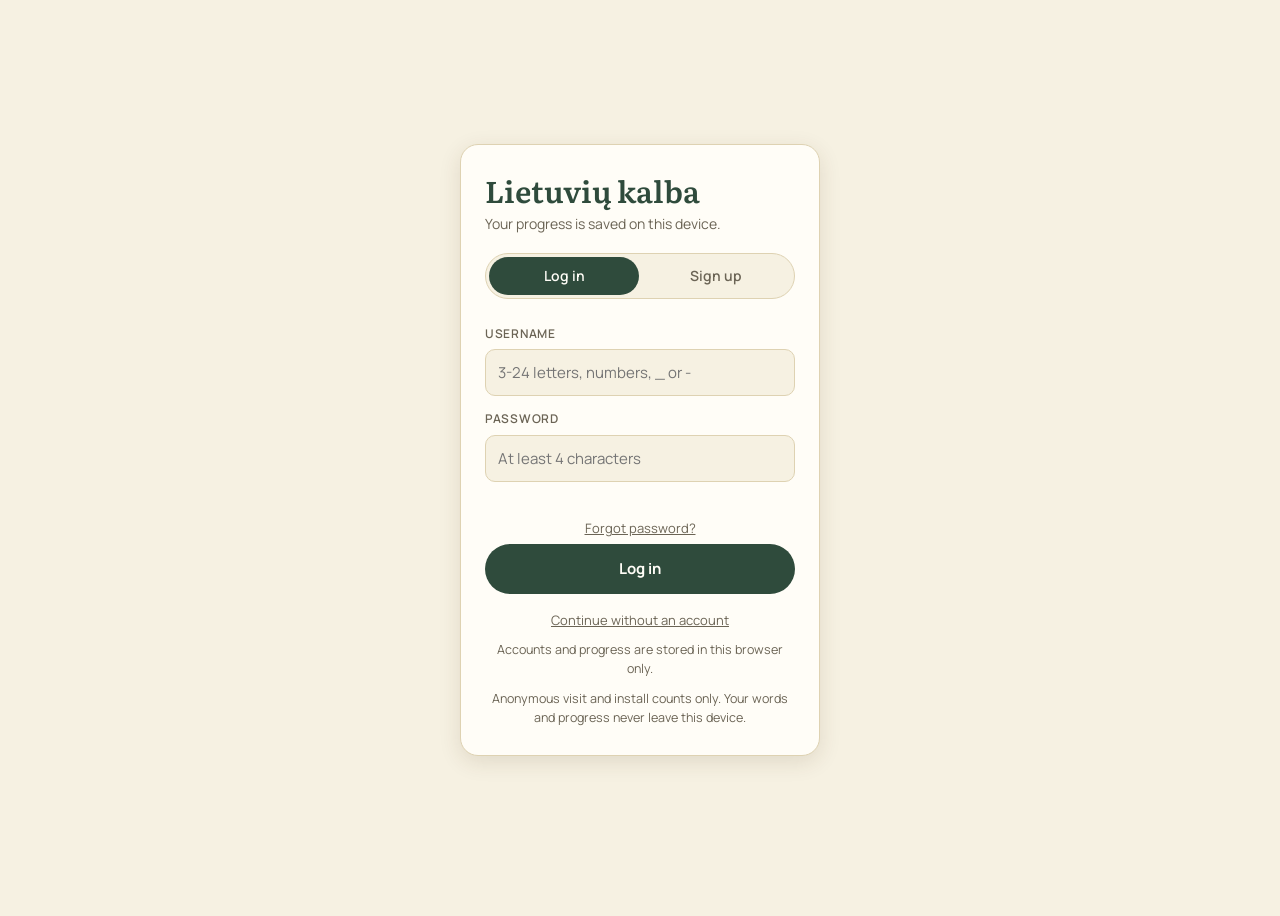
<file: index.html>
<!doctype html>
<html lang="en">
<head>
<meta charset="utf-8">
<meta name="viewport" content="width=device-width,initial-scale=1">
<title>Lietuvių kalba</title>
<link rel="stylesheet" href="style.css">
<link rel="manifest" href="manifest.json">
<meta name="theme-color" content="#2F4B3C">
<link rel="apple-touch-icon" href="images/icon-192.png">
</head>
<body>
<div id="install"></div>
<div id="auth" hidden>
  <div class="auth-card">
    <h1>Lietuvių kalba</h1>
    <p class="sub">Your progress is saved on this device.</p>
    <div class="pills" role="tablist"><button type="button" id="tab-login" class="on" data-act="authtab" data-v="login">Log in</button><button type="button" id="tab-signup" data-act="authtab" data-v="signup">Sign up</button></div>
    <form id="authform" autocomplete="on">
      <div id="au-accounts" hidden>
        <label for="au-pick">Accounts on this device</label>
        <select id="au-pick"></select>
      </div>
      <label for="au-user">Username</label>
      <input id="au-user" name="username" autocomplete="username" placeholder="3-24 letters, numbers, _ or -">
      <label for="au-pass">Password</label>
      <input id="au-pass" name="password" type="password" autocomplete="current-password" placeholder="At least 4 characters">
      <div class="err" id="au-err" role="alert"></div>
      <button type="button" class="linkbtn" id="au-forgot" data-act="forgot">Forgot password?</button>
      <button class="btn green full" id="au-submit" type="button">Log in</button>
    </form>
    <button type="button" class="linkbtn skip" data-act="guest">Continue without an account</button>
    <div class="note" id="au-note">Accounts and progress are stored in this browser only.</div>
    <div class="note" id="au-stats" hidden>Anonymous visit and install counts only. Your words and progress never leave this device.</div>
  </div>
</div>

<div class="wrap" id="app" hidden>
  <header>
    <div><h1>Lietuvių kalba</h1><p>Beginner vocabulary, learned one card at a time.</p></div>
    <div class="stat"><b id="stat-n" class="serif"></b><span id="stat-c"></span></div>
  </header>
  <div id="offer"></div>
  <div class="goal" id="goal"></div>
  <div class="toolbar"><nav class="tabs" id="tabs"></nav></div>
  <div class="topbar"><button type="button" id="topicbtn" class="topicbtn" data-act="topic" aria-expanded="false"></button><button type="button" id="searchbtn" class="iconbtn" data-act="searchtoggle" aria-label="Search" aria-expanded="false"><svg viewBox="0 0 24 24" width="18" height="18" fill="none" stroke="currentColor" stroke-width="2.2" stroke-linecap="round" aria-hidden="true"><circle cx="11" cy="11" r="6.5"/><path d="M16 16l4.5 4.5"/></svg></button></div>
  <input id="search" class="search" type="search" placeholder="Search words and sentences" autocomplete="off" aria-label="Search words and sentences" hidden>
  <div class="tiers" id="topicpanel" hidden>
    <div class="tierrow" id="row1"><span class="tierlabel">Category</span><div class="chips" id="chips"></div></div>
    <div class="tierrow" id="row2"><span class="tierlabel">Subcategory</span><div class="chips" id="chips2"></div></div>
    <div class="tierrow" id="row3"><span class="tierlabel">Filter</span><div class="chips" id="chips3"></div></div>
  </div>
  <div class="bar"><i id="barfill"></i></div>
  <main id="stage"></main>
  <footer>
    <div id="sync"></div>
    <div id="syncnote" aria-live="polite"></div>
    <div id="prefs"></div>
    <div id="voicenote"></div>
    <div id="reset"></div>
    <div id="backup"></div>
  </footer>
</div>
<script src="app.js"></script>
<script>
(function(){
  if(!("serviceWorker" in navigator) || !location.protocol.startsWith("http")) return;
  var hadController = !!navigator.serviceWorker.controller, shown = false;
  function banner(){
    if(shown) return; shown = true;
    var d = document.createElement("div"); d.className = "updatebar"; d.setAttribute("role", "status");
    d.innerHTML = '<span>A new version is ready.</span><button type="button" class="btn green" id="upgo">Refresh</button><button type="button" class="linkbtn" id="uplater">Later</button>';
    document.body.appendChild(d);
    document.getElementById("upgo").onclick = function(){ location.reload(); };
    document.getElementById("uplater").onclick = function(){ d.remove(); };
  }
  navigator.serviceWorker.addEventListener("controllerchange", function(){ if(hadController) banner(); });
  navigator.serviceWorker.register("sw.js").then(function(reg){
    function check(){ try{ reg.update().catch(function(){}); }catch(e){} }
    document.addEventListener("visibilitychange", function(){ if(!document.hidden) check(); });
    setInterval(check, 30 * 60 * 1000);
    if(reg.waiting && navigator.serviceWorker.controller) banner();
  }).catch(function(){});
})();
</script>
</body>
</html>
</file>
<file: style.css>
@font-face{font-family:'Literata';font-style:normal;font-weight:200 900;font-display:swap;src:url(fonts/literata-latin-wght-normal.woff2) format('woff2');unicode-range:U+0000-00FF,U+0131,U+0152-0153,U+02BB-02BC,U+02C6,U+02DA,U+02DC,U+0304,U+0308,U+0329,U+2000-206F,U+20AC,U+2122,U+2191,U+2193,U+2212,U+2215,U+FEFF,U+FFFD}
@font-face{font-family:'Literata';font-style:normal;font-weight:200 900;font-display:swap;src:url(fonts/literata-latin-ext-wght-normal.woff2) format('woff2');unicode-range:U+0100-02BA,U+02BD-02C5,U+02C7-02CC,U+02CE-02D7,U+02DD-02FF,U+0304,U+0308,U+0329,U+1D00-1DBF,U+1E00-1E9F,U+1EF2-1EFF,U+2020,U+20A0-20AB,U+20AD-20C0,U+2113,U+2C60-2C7F,U+A720-A7FF}
@font-face{font-family:'Literata';font-style:italic;font-weight:200 900;font-display:swap;src:url(fonts/literata-latin-wght-italic.woff2) format('woff2');unicode-range:U+0000-00FF,U+0131,U+0152-0153,U+02BB-02BC,U+02C6,U+02DA,U+02DC,U+0304,U+0308,U+0329,U+2000-206F,U+20AC,U+2122,U+2191,U+2193,U+2212,U+2215,U+FEFF,U+FFFD}
@font-face{font-family:'Literata';font-style:italic;font-weight:200 900;font-display:swap;src:url(fonts/literata-latin-ext-wght-italic.woff2) format('woff2');unicode-range:U+0100-02BA,U+02BD-02C5,U+02C7-02CC,U+02CE-02D7,U+02DD-02FF,U+0304,U+0308,U+0329,U+1D00-1DBF,U+1E00-1E9F,U+1EF2-1EFF,U+2020,U+20A0-20AB,U+20AD-20C0,U+2113,U+2C60-2C7F,U+A720-A7FF}
@font-face{font-family:'Manrope';font-style:normal;font-weight:200 900;font-display:swap;src:url(fonts/manrope-latin-wght-normal.woff2) format('woff2');unicode-range:U+0000-00FF,U+0131,U+0152-0153,U+02BB-02BC,U+02C6,U+02DA,U+02DC,U+0304,U+0308,U+0329,U+2000-206F,U+20AC,U+2122,U+2191,U+2193,U+2212,U+2215,U+FEFF,U+FFFD}
@font-face{font-family:'Manrope';font-style:normal;font-weight:200 900;font-display:swap;src:url(fonts/manrope-latin-ext-wght-normal.woff2) format('woff2');unicode-range:U+0100-02BA,U+02BD-02C5,U+02C7-02CC,U+02CE-02D7,U+02DD-02FF,U+0304,U+0308,U+0329,U+1D00-1DBF,U+1E00-1E9F,U+1EF2-1EFF,U+2020,U+20A0-20AB,U+20AD-20C0,U+2113,U+2C60-2C7F,U+A720-A7FF}
:root{
  --paper:#F6F1E2; --raised:#FFFDF7; --ink:#26231A; --soft:#6B6455;
  --forest:#2F4B3C; --on-forest:#FFFDF7; --amber:#D9A441; --on-amber:#26231A;
  --brick:#A64B3B; --line:#DED2B2; --shadow:0 6px 22px rgba(70,50,20,.12);
  --serif:'Literata',Georgia,'Times New Roman',serif;
  --sans:'Manrope',system-ui,-apple-system,'Segoe UI',sans-serif;
}
@media (prefers-color-scheme: dark){:root:not([data-theme="light"]){
  --paper:#1C201B; --raised:#262B24; --ink:#EFE9D8; --soft:#A9A894;
  --forest:#6E9C82; --on-forest:#14201A; --amber:#E3B45C; --on-amber:#1C1A12;
  --brick:#D4806F; --line:#3B4337; --shadow:0 6px 22px rgba(0,0,0,.4); color-scheme:dark}}
:root[data-theme="dark"]{
  --paper:#1C201B; --raised:#262B24; --ink:#EFE9D8; --soft:#A9A894;
  --forest:#6E9C82; --on-forest:#14201A; --amber:#E3B45C; --on-amber:#1C1A12;
  --brick:#D4806F; --line:#3B4337; --shadow:0 6px 22px rgba(0,0,0,.4); color-scheme:dark}
*{box-sizing:border-box}
[hidden]{display:none!important}
body{background:var(--paper);color:var(--ink);font:15px/1.55 var(--sans);padding-inline:20px;padding-block:24px 40px;min-height:100vh}
button{font:inherit;color:inherit;cursor:pointer}
button:focus-visible,input:focus-visible,.flip:focus-visible,a:focus-visible{outline:2px solid var(--amber);outline-offset:2px}
.serif{font-family:var(--serif)}
.wrap{max-width:980px;margin:0 auto}
#auth{position:fixed;inset:0;z-index:10;background:var(--paper);display:flex;align-items:center;justify-content:center;padding:20px;overflow:auto}
.auth-card{width:100%;max-width:360px;background:var(--raised);border:1px solid var(--line);border-radius:18px;box-shadow:var(--shadow);padding:28px 24px}
.auth-card h1{font:600 30px/1.15 var(--serif);color:var(--forest);margin:0 0 6px}
.auth-card p.sub{margin:0 0 18px;color:var(--soft);font-size:14px}
.pills{display:flex;background:var(--paper);border:1px solid var(--line);border-radius:999px;padding:3px;gap:2px}
.pills button{flex:1;border:0;background:transparent;border-radius:999px;padding:8px 14px;font-weight:600;font-size:14px;color:var(--soft)}
.pills button.on{background:var(--forest);color:var(--on-forest)}
.auth-card form{display:flex;flex-direction:column;gap:6px;margin-top:18px}
.auth-card label{font-size:12px;font-weight:600;letter-spacing:.06em;text-transform:uppercase;color:var(--soft);margin-top:8px}
.auth-card input{width:100%;padding:11px 12px;border:1px solid var(--line);border-radius:10px;background:var(--paper);color:var(--ink);font:inherit}
.err{color:var(--brick);font-size:13px;min-height:18px;margin-top:6px}
.btn{border:2px solid transparent;border-radius:999px;padding:11px 24px;font-weight:700;font-size:15px}
.btn.green{background:var(--forest);color:var(--on-forest)}
.btn.amber{background:var(--amber);color:var(--on-amber)}
.btn.red{background:transparent;border-color:var(--brick);color:var(--brick)}
.btn.full{width:100%}
.linkbtn{background:none;border:0;padding:0;color:var(--soft);text-decoration:underline;font-size:13px}
.auth-card .skip{display:block;margin:16px auto 0}
.note{color:var(--soft);font-size:12.5px;text-align:center;margin-top:10px;min-height:18px}
header{display:flex;justify-content:space-between;align-items:flex-end;gap:16px;flex-wrap:wrap;margin-bottom:22px}
header h1{font:600 clamp(28px,5vw,40px)/1.1 var(--serif);color:var(--forest);margin:0}
header p{margin:4px 0 0;color:var(--soft)}
.stat{text-align:right;margin-left:auto}
.stat b{display:block;font:600 32px/1 var(--serif);font-variant-numeric:tabular-nums}
.stat span{font-size:12px;color:var(--soft);letter-spacing:.06em;text-transform:uppercase}
.tabs{display:inline-flex;max-width:100%;background:var(--raised);border:1px solid var(--line);border-radius:999px;padding:4px;gap:2px;margin-bottom:16px}
.tabs button{border:0;background:transparent;border-radius:999px;padding:9px 18px;font-weight:600;color:var(--soft);white-space:nowrap}
.tabs button.on{background:var(--forest);color:var(--on-forest)}
.chips{display:flex;gap:8px;overflow-x:auto;padding:2px 0 10px;scrollbar-width:thin}
.chip{flex:none;border:1px solid var(--line);background:var(--raised);border-radius:999px;padding:7px 14px;font-size:13.5px;font-weight:600;white-space:nowrap}
.chip small{font-weight:500;color:var(--soft);margin-left:6px;font-variant-numeric:tabular-nums}
.chip.on{background:var(--forest);border-color:var(--forest);color:var(--on-forest)}
.chip.on small{color:inherit;opacity:.85}
.bar{height:4px;background:var(--line);border-radius:4px;overflow:hidden;margin-bottom:26px}
.bar i{display:block;height:100%;background:var(--amber);width:0;transition:width .4s}
#stage{min-height:420px;display:flex;flex-direction:column;align-items:center;gap:20px}
.tag{font-size:11px;font-weight:700;letter-spacing:.12em;text-transform:uppercase;color:var(--soft)}
.badge{font-size:12px;font-weight:600;border:1px solid var(--line);border-radius:999px;padding:2px 10px;color:var(--soft);background:var(--paper);font-variant-numeric:tabular-nums}
.flipwrap{perspective:1200px;width:min(480px,100%);height:300px}
.flip{position:relative;width:100%;height:100%;transition:transform .5s;transform-style:preserve-3d;cursor:pointer}
.flip.flipped{transform:rotateY(180deg)}
.face,.scard{background:var(--raised);border:1px solid var(--line);border-radius:20px;box-shadow:var(--shadow)}
.face{position:absolute;inset:0;backface-visibility:hidden;-webkit-backface-visibility:hidden;display:flex;flex-direction:column;align-items:center;justify-content:center;padding:44px 22px 20px;text-align:center;overflow:auto;gap:8px}
.face.back{transform:rotateY(180deg)}
.face .top,.scard .top{position:absolute;top:14px;left:18px;right:18px;display:flex;justify-content:space-between;align-items:center}
.big{font:500 clamp(28px,6vw,38px)/1.2 var(--serif);overflow-wrap:anywhere;text-wrap:balance}
.pron{color:var(--soft);font-size:15px}
.hint{color:var(--soft);font-size:13px}
.actions{display:flex;gap:12px;flex-wrap:wrap;justify-content:center;opacity:0;transform:translateY(8px);pointer-events:none;transition:opacity .3s,transform .3s}
.actions.show{opacity:1;transform:none;pointer-events:auto}
.scard{width:min(560px,100%);padding:50px 24px 24px;position:relative;text-align:center;display:flex;flex-direction:column;align-items:center;gap:12px}
.scard .big.sent{font-size:clamp(24px,5vw,32px)}
.blank{display:inline-block;min-width:90px;border-bottom:2px dashed var(--soft);line-height:1}
.fill{color:var(--forest);font-weight:600}
.snote{font-style:italic;color:var(--soft);font-size:14px}
.dots{display:flex;gap:6px}.dots i{width:10px;height:10px;border-radius:50%;border:1.5px solid var(--line);background:transparent}
.dots i.on{background:var(--forest);border-color:var(--forest)}.dots i.on:nth-child(3){background:var(--amber);border-color:var(--amber)}
.tinput{width:min(320px,100%);font:500 26px var(--serif);text-align:center;padding:10px;border:2px solid var(--line);border-radius:12px;background:var(--paper);color:var(--ink)}
.tinput.ok{border-color:var(--forest)}.tinput.no{border-color:var(--brick)}
.fb{font-size:15px;min-height:22px}.fb.ok{color:var(--forest)}.fb.no{color:var(--brick)}
.bd{display:flex;flex-direction:column;gap:4px;width:min(300px,100%);margin-top:6px}
.bd div{display:flex;justify-content:space-between;gap:12px;border:1px solid var(--line);border-radius:8px;padding:3px 10px;font-size:13px;background:var(--paper)}
.bd span:last-child{color:var(--soft)}
.opts{display:grid;grid-template-columns:1fr 1fr;gap:12px;width:min(560px,100%)}
.opt{border:2px solid var(--line);background:var(--raised);border-radius:14px;padding:16px 12px;font:500 19px var(--serif);min-height:64px;overflow-wrap:anywhere}
.opt:not(:disabled):hover{border-color:var(--amber)}
.opt.right{border-color:var(--forest);background:color-mix(in srgb,var(--forest) 16%,var(--raised))}
.opt.wrong{border-color:var(--brick);background:color-mix(in srgb,var(--brick) 14%,var(--raised))}
.opt:disabled{cursor:default;color:var(--ink)}
.done{text-align:center;padding:50px 10px;display:flex;flex-direction:column;align-items:center;gap:10px}
.done .ic{font-size:54px}.done h2{font:600 30px var(--serif);margin:0}.done p{margin:0 0 10px;color:var(--soft);max-width:380px}
.timer{font:600 44px var(--serif);font-variant-numeric:tabular-nums}
.mgrid{display:grid;grid-template-columns:1fr 1fr;gap:12px 20px;width:min(560px,100%)}
.mcol{display:flex;flex-direction:column;gap:12px;min-width:0}
.mbtn{border:2px solid var(--line);background:var(--raised);border-radius:12px;padding:14px 8px;font:500 17px var(--serif);min-height:60px;overflow-wrap:anywhere}
.mbtn.sel{border-color:var(--amber);background:color-mix(in srgb,var(--amber) 28%,var(--raised))}
.mbtn.ok{background:var(--forest);border-color:var(--forest);color:var(--on-forest);opacity:.55}
.mbtn.bad{border-color:var(--brick);background:color-mix(in srgb,var(--brick) 25%,var(--raised))}
footer{margin-top:44px;text-align:center;color:var(--soft);font-size:13px;display:flex;flex-direction:column;gap:6px;align-items:center}
footer a,footer .linkbtn{color:var(--soft)}
.rrow{display:flex;gap:10px;align-items:center;flex-wrap:wrap;justify-content:center}
.rrow .btn{padding:6px 16px;font-size:13px}

.toolbar{display:flex;gap:12px;align-items:center;flex-wrap:wrap;margin-bottom:16px}
.toolbar .tabs{margin:0;overflow-x:auto;max-width:100%;scrollbar-width:none}
.toolbar .tabs::-webkit-scrollbar{display:none}
.search{flex:1 1 200px;min-width:0;padding:10px 14px;border:1px solid var(--line);border-radius:999px;background:var(--raised);color:var(--ink);font:inherit}
.goal{display:flex;align-items:center;gap:12px;flex-wrap:wrap;margin:-8px 0 18px;font-size:13px;color:var(--soft)}
.goal .gbar{flex:0 1 180px;width:180px;height:6px;border-radius:6px;background:var(--line);overflow:hidden}
.goal .gbar i{display:block;height:100%;background:var(--forest);transition:width .4s}
.goal .gbar.met i{background:var(--amber)}
.goal b{font-weight:700;color:var(--ink);font-variant-numeric:tabular-nums}
.spk{display:inline-flex;align-items:center;justify-content:center;width:34px;height:34px;border-radius:50%;border:1px solid var(--line);background:var(--paper);color:var(--forest);padding:0;flex:none}
.spk:hover{border-color:var(--forest)}
.spk svg{width:18px;height:18px;fill:currentColor}
.spk.lg{width:84px;height:84px;border:2px solid var(--forest);background:var(--raised)}
.spk.lg svg{width:40px;height:40px}
.dia{display:flex;gap:6px;flex-wrap:wrap;justify-content:center}
.dia button{min-width:36px;height:36px;border:1px solid var(--line);background:var(--paper);border-radius:8px;font:500 18px var(--serif)}
.dia button:hover{border-color:var(--amber)}
.row{display:flex;align-items:center;gap:10px;justify-content:center;flex-wrap:wrap}
.tiles{display:flex;flex-wrap:wrap;gap:8px;justify-content:center;width:min(560px,100%)}
.tile{border:2px solid var(--line);background:var(--raised);border-radius:10px;padding:8px 14px;font:500 18px var(--serif);min-height:44px}
.tile:hover:not(:disabled){border-color:var(--amber)}
.tile:disabled{cursor:default;color:var(--ink)}
.ansline{display:flex;flex-wrap:wrap;gap:8px;justify-content:center;width:min(560px,100%);min-height:62px;padding:8px;border-bottom:2px dashed var(--soft)}
.ansline .tile{background:var(--paper)}
.ansline.ok .tile{border-color:var(--forest)}
.ansline.no .tile{border-color:var(--brick)}
.results{width:min(640px,100%);display:flex;flex-direction:column;gap:8px}
.res{display:flex;gap:12px;align-items:center;background:var(--raised);border:1px solid var(--line);border-radius:12px;padding:10px 14px}
.res .tx{flex:1;min-width:0}
.res .lt{font:500 18px var(--serif);overflow-wrap:anywhere}
.res .en{color:var(--soft);font-size:14px;overflow-wrap:anywhere}
.res .meta{font-size:11px;font-weight:700;letter-spacing:.1em;text-transform:uppercase;color:var(--soft)}
.sub2{color:var(--soft);font-size:13px;text-align:center;max-width:440px}
.prefrow{display:flex;gap:14px;align-items:center;justify-content:center;flex-wrap:wrap}
.prefrow label{display:inline-flex;gap:6px;align-items:center;cursor:pointer}
.bkpanel{display:flex;flex-direction:column;gap:8px;width:min(520px,100%)}
.bkpanel textarea{width:100%;min-height:90px;border:1px solid var(--line);border-radius:10px;background:var(--raised);color:var(--ink);font:12px/1.4 ui-monospace,Menlo,monospace;padding:8px}
.opt .sm{display:block;font:500 13px var(--sans);color:var(--soft);margin-top:2px}
.ctr{text-align:center}

.tiers{display:flex;flex-direction:column;margin-bottom:4px}
.tierrow{display:flex;align-items:center;gap:12px}
.tierlabel{flex:none;width:84px;font-size:10.5px;font-weight:700;letter-spacing:.1em;text-transform:uppercase;color:var(--soft)}
.tierrow .chips{flex:1;min-width:0;padding:2px 0 8px;position:relative}
#chips .chip{font-size:14.5px;padding:8px 16px}
#chips2 .chip{font-size:13px;padding:6px 12px;background:var(--paper)}
#chips2 .chip.on{background:var(--forest)}
#chips3 .chip{border-style:dashed;font-size:12.5px;padding:5px 12px;background:transparent}
#chips3 .chip.on{border-style:solid;background:var(--amber);border-color:var(--amber);color:var(--on-amber)}
#chips3 .chip.on small{color:inherit}
@media (max-width:520px){.tierrow{flex-direction:column;align-items:stretch;gap:0}.tierlabel{width:auto;font-size:10px}}
@media (max-width:520px){
  .flipwrap{height:250px}.opts{grid-template-columns:1fr}.stat{text-align:left;margin-left:0}
  .tabs button{padding:9px 12px;font-size:13.5px}
}
@media (prefers-reduced-motion:reduce){.flip,.actions,.bar i{transition:none}}
.offer,.warnrow{display:flex;flex-wrap:wrap;gap:10px;align-items:center;justify-content:space-between;padding:10px 14px;margin:10px 0;border:1px solid var(--amber);border-radius:12px;background:var(--raised);font-size:14px}
.warnrow{border-color:var(--brick);justify-content:center;text-align:left}
.loaderror{max-width:560px;margin:60px auto;padding:0 16px;font:16px/1.5 var(--sans);color:var(--ink)}
.loaderror h2{font:600 24px var(--serif)}
.loaderror code{background:var(--raised);padding:1px 6px;border-radius:6px}
@media (max-width:520px){
  header{display:flex;align-items:center;justify-content:space-between;gap:12px;padding-top:6px;margin-bottom:6px}
  header h1{font-size:24px;margin:0}
  header p{display:none}
  header .stat{margin:0;text-align:right}
  header .stat b{font-size:22px}
  .goal{padding:6px 0;font-size:12.5px;gap:8px}
  .toolbar{gap:6px;margin:6px 0}
  .tabs{flex-wrap:nowrap;overflow-x:auto;-webkit-overflow-scrolling:touch;scrollbar-width:none}
  .tabs button{flex:0 0 auto;padding:7px 11px;font-size:13px}
  .tierlabel{display:none}
  .tiers{gap:4px;margin-bottom:6px}
  .tierrow .chips{flex-wrap:nowrap;overflow-x:auto;scrollbar-width:none;padding-bottom:2px}
  .tierrow .chip{flex:0 0 auto}
  .flipwrap{height:230px}
}
#au-accounts select{width:100%;padding:10px 12px;margin-bottom:10px;border:1px solid var(--line);border-radius:10px;background:var(--raised);color:var(--ink);font:inherit}
.err:not(:empty){padding:8px 10px;margin:8px 0;border:1px solid var(--brick);border-radius:10px;line-height:1.4}
.scene{display:block;width:100%;max-height:320px;object-fit:contain;border-radius:12px;margin:0 0 14px}
.meaning{display:flex;flex-direction:column;gap:2px;margin:10px 0;padding:10px 12px;border-left:3px solid var(--amber);background:var(--paper);border-radius:6px;text-align:left}.meaning span:last-child{color:var(--soft);font-size:14px}

.tapsent{font-size:20px;line-height:1.9}
.wordtap{font:inherit;color:inherit;background:none;border:0;border-bottom:2px dotted var(--amber);padding:0 1px;margin:0;cursor:pointer}
.wordtap.on{background:var(--amber);color:var(--on-amber);border-radius:4px;border-bottom-color:transparent}
.meaning .en{color:var(--soft);font-size:14px;margin-top:2px}
.glossbox{margin:8px 0;padding:8px 12px;border-radius:10px;background:var(--raised);border:1px solid var(--line);text-align:left;font-size:15px}
.glossbox.hint{color:var(--soft);font-size:13px;border-style:dashed}
.glossbox .soft{color:var(--soft)}

.root{margin-top:.55rem;font-size:.82rem;line-height:1.35;color:var(--muted,#7a7468);font-style:italic;max-width:26em}
.root b{font-style:normal;font-size:.68rem;letter-spacing:.08em;text-transform:uppercase;margin-right:.4em;opacity:.8}

.weekpanel{margin:.6rem 0 .2rem}
.weekbars{display:flex;gap:10px;align-items:flex-end;height:96px;max-width:360px}
.wk{flex:1;display:flex;flex-direction:column;align-items:center;justify-content:flex-end;height:100%;font-size:.7rem;color:var(--soft);position:relative}
.wk i{display:block;width:100%;min-height:2px;background:var(--line);border-radius:4px 4px 0 0}
.wk i.met{background:var(--forest)}
.wk b{font-weight:600;color:var(--ink);font-variant-numeric:tabular-nums}
#theme{font:inherit;padding:2px 6px;border:1px solid var(--line);border-radius:8px;background:var(--raised);color:var(--ink)}

/* exam preparation */
.ex{max-width:760px;margin:0 auto}
.ex-h{font-size:26px;line-height:1.2;color:var(--forest);margin:4px 0 6px}
.ex-h3{font:600 13px/1.3 var(--sans);letter-spacing:.08em;text-transform:uppercase;color:var(--soft);margin:22px 0 8px}
.ex-p{color:var(--soft);margin:0 0 12px}
.ex-back{margin:0 0 8px;padding-left:0}
.ex-grid{display:grid;grid-template-columns:repeat(auto-fill,minmax(210px,1fr));gap:10px}
.ex-tile{display:flex;flex-direction:column;gap:3px;text-align:left;padding:14px 14px;border:1px solid var(--line);border-radius:14px;background:var(--raised);color:var(--ink);font:inherit;cursor:pointer}
.ex-tile b{font-weight:700}.ex-tile span{font-size:13px;color:var(--soft)}.ex-tile small{font-size:12px;color:var(--forest);font-weight:600}
.ex-tile:hover{border-color:var(--forest)}
.ex-mock{display:flex;gap:14px;align-items:center;justify-content:space-between;flex-wrap:wrap;padding:14px 16px;border:1px solid var(--forest);border-radius:14px;background:var(--raised);margin:8px 0 4px}
.ex-mock span{display:block;font-size:13px;color:var(--soft)}
.ex-prog{height:6px;background:var(--line);border-radius:6px;overflow:hidden;margin:14px 0 6px}.ex-prog i{display:block;height:100%;background:var(--forest)}
.ex-meta{font-size:12px;color:var(--soft);margin-bottom:10px}
.ex-q{font-size:19px;line-height:1.45;margin:10px 0 14px}
.ex-lt{font:600 21px/1.4 var(--serif);color:var(--forest)}
.ex-opts{display:grid;gap:8px}
.ex-opt{text-align:left;padding:12px 14px;border:1px solid var(--line);border-radius:12px;background:var(--raised);color:var(--ink);font:inherit;cursor:pointer}
.ex-opt:hover:not(:disabled){border-color:var(--forest)}
.ex-opt.right{border-color:var(--forest);background:color-mix(in srgb,var(--forest) 16%,var(--raised))}
.ex-opt.wrong{border-color:var(--brick);background:color-mix(in srgb,var(--brick) 14%,var(--raised))}
.ex-ans{display:flex;gap:8px}.ex-ans input{flex:1;min-width:0;padding:12px;border:1px solid var(--line);border-radius:12px;background:var(--raised);color:var(--ink);font:inherit;font-size:17px}
.ex-fb{margin-top:14px;padding:12px 14px;border-radius:12px;border:1px solid var(--line);background:var(--raised)}
.ex-fb.ok{border-color:var(--forest)}.ex-fb.no{border-color:var(--brick)}
.ex-note{margin-top:8px;font-size:13px;color:var(--soft)}
.ex-actions{display:flex;gap:8px;flex-wrap:wrap;margin:14px 0}
.ex-help{margin:8px 0 4px;border:1px solid var(--line);border-radius:12px;background:var(--raised);padding:8px 12px}.ex-help summary{cursor:pointer;font-weight:600}
.ex-months{display:grid;grid-template-columns:repeat(auto-fill,minmax(170px,1fr));gap:4px 12px;font-size:14px}
.ex-table{border-collapse:collapse;width:100%;margin:10px 0}.ex-table td{padding:7px 10px;border-bottom:1px solid var(--line)}
.ex-wrong{list-style:none;padding:0;margin:0;display:grid;gap:10px}.ex-wrong li{padding:10px 12px;border:1px solid var(--line);border-radius:12px;background:var(--raised)}
.ex-your{color:var(--brick);font-size:14px}.ex-right{color:var(--forest);font-weight:600;font-size:14px}
.ex-area{width:100%;padding:12px;border:1px solid var(--line);border-radius:12px;background:var(--raised);color:var(--ink);font:inherit;font-size:16px;line-height:1.55;resize:vertical}
.ex-pic{display:block;width:100%;max-height:420px;object-fit:contain;border-radius:12px;border:1px solid var(--line);background:var(--raised);margin:10px 0}
.ex-starters{display:flex;flex-wrap:wrap;gap:6px;margin-bottom:12px}
.ex-chip{padding:6px 12px;border:1px solid var(--line);border-radius:999px;background:var(--raised);color:var(--ink);font:inherit;font-size:14px;cursor:pointer}
.ex-model{margin-top:10px;padding:12px 14px;border:1px solid var(--forest);border-radius:12px;background:var(--raised)}
.ex-sent{margin:8px 0 0;padding-left:22px;display:grid;gap:8px}.ex-sent li small{color:var(--soft)}
.ex-chat{display:grid;gap:8px;margin:10px 0}
.ex-bubble{max-width:88%;padding:10px 14px;border-radius:14px;border:1px solid var(--line);background:var(--raised)}
.ex-bubble.you{justify-self:end;background:color-mix(in srgb,var(--forest) 12%,var(--raised))}.ex-bubble small{color:var(--soft)}
.ex-list{margin:0;padding-left:20px;color:var(--soft)}.ex-chips{margin:8px 0}
@media (max-width:520px){.ex-q{font-size:17px}.ex-lt{font-size:19px}.ex-ans{flex-direction:column}.ex-grid{grid-template-columns:1fr}}

/* compact top: topic button + search icon, collapsible category panel */
.tabs .sh{display:none}
.topbar{display:flex;gap:8px;align-items:stretch;margin-bottom:10px}
.topicbtn{flex:1;min-width:0;display:flex;align-items:center;gap:8px;text-align:left;border:1px solid var(--line);background:var(--raised);border-radius:999px;padding:9px 16px;font:inherit;color:var(--ink)}
.topicbtn[hidden]{display:none}
.topicbtn .tk{flex:none;font-size:10.5px;font-weight:700;letter-spacing:.1em;text-transform:uppercase;color:var(--soft)}
.topicbtn .tv{flex:0 1 auto;min-width:0;overflow:hidden;text-overflow:ellipsis;white-space:nowrap;font-weight:600}
.topicbtn .tf{flex:none;font-size:12px;font-weight:700;padding:2px 9px;border-radius:999px;background:var(--amber);color:var(--on-amber)}
.topicbtn .car{margin-left:auto;color:var(--soft)}
.iconbtn{flex:none;width:42px;display:grid;place-items:center;border:1px solid var(--line);background:var(--raised);border-radius:999px;color:var(--ink);margin-left:auto}
.iconbtn[aria-expanded=true]{background:var(--forest);border-color:var(--forest);color:var(--on-forest)}
.topicbtn[hidden]+.iconbtn{margin-left:auto}
#search{display:block;width:100%;margin:0 0 10px}
#search[hidden]{display:none}
#topicpanel{padding:12px 14px 4px;margin:0 0 12px;border:1px solid var(--line);border-radius:18px;background:var(--raised);max-height:60vh;overflow-y:auto}
#topicpanel[hidden]{display:none}
#topicpanel .tierrow{flex-direction:column;align-items:stretch;gap:2px;margin-bottom:6px}
#topicpanel .tierlabel{display:block;width:auto;font-size:10px}
#topicpanel .chips{flex-wrap:wrap;overflow:visible;padding:2px 0 6px}
#topicpanel #chips2 .chip{background:var(--raised)}
@media (max-width:520px){
  header{margin-bottom:2px}
  header .stat span{font-size:10.5px}
  .goal{margin:0 0 8px;padding:2px 0;flex-wrap:nowrap}
  .goal .gbar{flex:1 1 auto;width:auto}
  .goal .linkbtn{white-space:nowrap}
  .toolbar{margin:0 0 8px}
  .toolbar .tabs{display:grid;grid-template-columns:repeat(4,1fr);width:100%;overflow:visible;border-radius:20px;gap:2px}
  .tabs .lg{display:none}
  .tabs .sh{display:inline}
  .tabs button{padding:8px 2px;font-size:13px;text-align:center}
  .bar{margin-bottom:10px}
  #topicpanel .tierrow .chips{flex-wrap:wrap;overflow:visible;padding-bottom:6px}
}
@media (min-width:521px){.toolbar .tabs{display:flex;width:100%}.toolbar .tabs button{flex:1 1 auto;padding:9px 10px}}
@media (min-width:521px) and (max-width:960px){.toolbar .tabs{display:grid;grid-template-columns:repeat(8,1fr);overflow:visible}.tabs .lg{display:none}.tabs .sh{display:inline}.toolbar .tabs button{padding:9px 2px;text-align:center}}

.installbar{display:flex;flex-wrap:wrap;gap:10px;align-items:center;justify-content:space-between;padding:10px 14px;margin:0 0 10px;border:1px solid var(--forest);border-radius:14px;background:var(--raised);font-size:14px}
.installbar span{flex:1 1 200px}
#install{max-width:960px;margin:0 auto;padding:10px 16px 0}
#install:empty{display:none}
#install{position:fixed;left:0;right:0;bottom:0;z-index:60;max-width:none;padding:0 12px calc(12px + env(safe-area-inset-bottom))}
#install .installbar{margin:0 auto;max-width:520px;background:var(--raised);box-shadow:0 6px 24px rgba(0,0,0,.18)}

.photos h2{font:600 24px/1.2 var(--serif);color:var(--forest);margin:4px 0 4px}
.photos .sub{margin:0 0 14px;color:var(--soft);font-size:14px}
.photo-grid{display:grid;grid-template-columns:repeat(auto-fit,minmax(280px,1fr));gap:14px}
.photo-card{border:1px solid var(--line);border-radius:18px;background:var(--raised);overflow:hidden;box-shadow:var(--shadow)}
.photo-card img{display:block;width:100%;height:auto;background:#fff}
.photo-body{padding:12px 16px 16px}
.photo-body h3{margin:0 0 2px;font:600 18px/1.2 var(--serif)}
.photo-body p{margin:0 0 10px;color:var(--soft);font-size:13px}
.photo-btns{display:flex;gap:8px;flex-wrap:wrap}

.ex-in{width:100%;max-width:420px;padding:11px 12px;border:1px solid var(--line);border-radius:10px;background:var(--paper);color:var(--ink);font:inherit;margin:2px 0 4px}
.ex-report{margin-top:16px;padding:18px 18px 8px;border:1px solid var(--line);border-radius:14px;background:var(--raised)}
.ex-report h2{margin:0 0 4px;font:600 22px/1.2 var(--serif);color:var(--forest)}
.ex-report h3{margin:18px 0 6px;font-size:15px;border-bottom:1px solid var(--line);padding-bottom:4px}
.ex-report h4{margin:14px 0 4px;font-size:14px}
.ex-report table{width:100%;border-collapse:collapse;font-size:14px}
.ex-report td{padding:5px 0;border-bottom:1px solid var(--line);vertical-align:top}
.ex-report td:last-child{text-align:right;padding-left:12px}
.rp-meta{margin:0;color:var(--soft);font-size:14px}.rp-text{white-space:pre-wrap;font-size:14px;margin:0}.rp-note{color:var(--soft);font-size:12.5px;margin-top:16px}
.ex-report .rp-sec{font-weight:700;background:var(--paper);padding:5px 6px}.ex-report .rp-sub{color:var(--soft);font-size:12.5px}
.ex-report .rp-n{color:var(--red,#b3261e)}

.ex-report .rp-teacher{border:1px solid var(--line);min-height:110px;border-radius:8px}
@media print{
  *:not(:has(.ex-report)):not(.ex-report):not(.ex-report *){display:none !important}
  html,body{background:#fff !important;color:#000 !important}
  .ex-report{border:0 !important;background:#fff !important;color:#000 !important;padding:0 !important;font-size:12px;margin:0}
  .ex-report h2{color:#000}
  .ex-report h3,.ex-report h4{break-after:avoid}
  .ex-report tr{break-inside:avoid}
  .ex-report .rp-teacher{min-height:130px;border:1px solid #888}
  @page{margin:18mm 14mm 16mm;@bottom-right{content:counter(page) " / " counter(pages);font-size:10px;color:#666}}
}
.ex-report td.rp-sec{text-align:left}
body.has-install{padding-bottom:120px}

.ex-passage{padding:14px 16px;border:1px solid var(--line);border-radius:14px;background:var(--raised);margin:8px 0 16px}
.ex-passage .ex-h3{margin:0 0 8px}
.ex-para{margin:0 0 10px;line-height:1.6}.ex-en{color:var(--soft)}
.ex-stm{margin:0 0 14px}.ex-opts.two{grid-template-columns:1fr 1fr}
.ex-fb{margin-top:6px;font-size:14px}.ex-fb.ok{color:var(--forest)}.ex-fb.no{color:var(--brick)}

.updatebar{position:fixed;left:50%;top:10px;transform:translateX(-50%);z-index:80;display:flex;gap:10px;align-items:center;width:min(520px,calc(100% - 24px));padding:10px 14px;border:1px solid var(--forest);border-radius:14px;background:var(--raised);box-shadow:0 6px 24px rgba(0,0,0,.22);font-size:14px}
.updatebar span{flex:1 1 auto}
</file>
